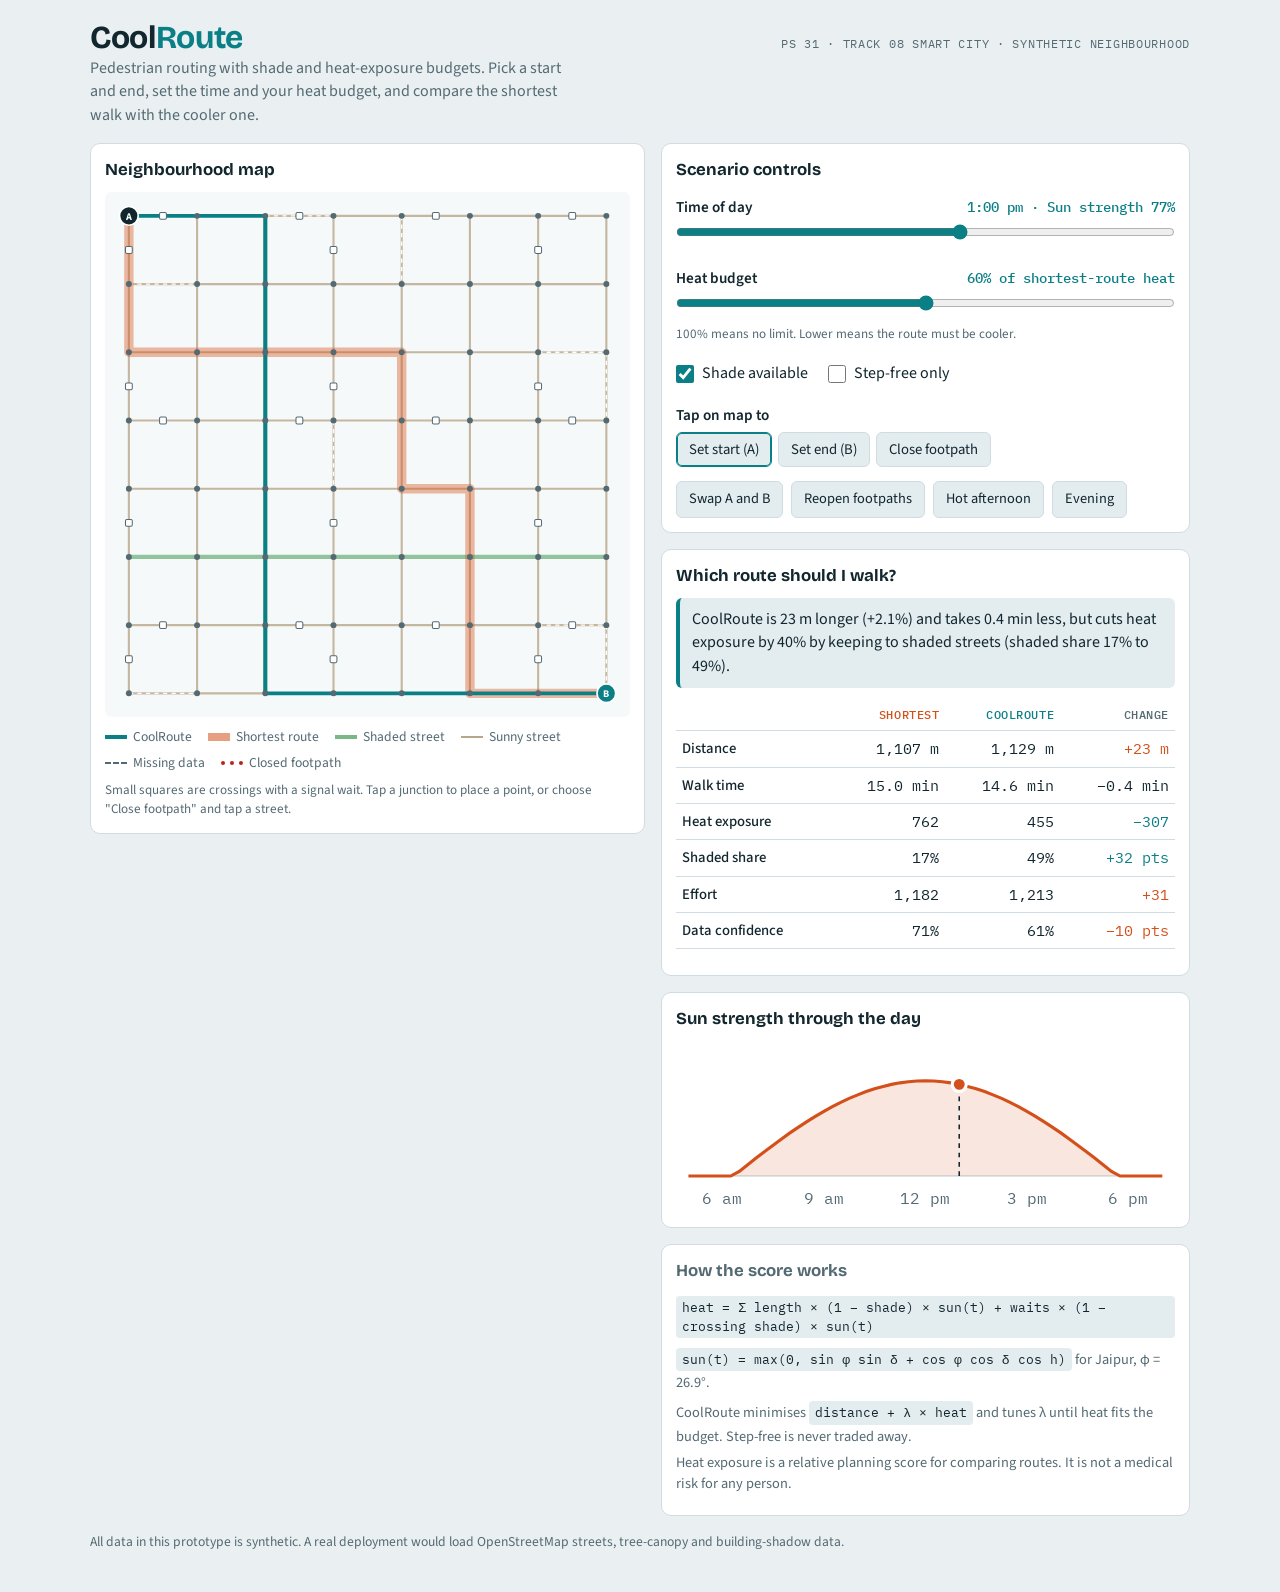
<file: CoolRoute (1).html>
<!doctype html><html><head><meta charset=utf8><meta name=viewport content="width=device-width,initial-scale=1,viewport-fit=cover"><style>:root{color-scheme:light;box-sizing:border-box;padding-top:env(safe-area-inset-top,0px);padding-bottom:env(safe-area-inset-bottom,0px)}html{scroll-padding-top:env(safe-area-inset-top,0px)}body{margin:0;padding:0;font:14px -apple-system,BlinkMacSystemFont,sans-serif;background:#fff;color:#000}img{max-width:100%}[hidden]:not([hidden=until-found i]){display:none!important}</style></head><body>
<title>CoolRoute</title>
<meta name="claude:viewport-fit-sides" content="cover">
<link rel="stylesheet" href="https://fonts.googleapis.com/css2?family=Bricolage+Grotesque:opsz,wght@12..96,600;12..96,700&family=IBM+Plex+Mono:wght@400;500&family=Source+Sans+3:wght@400;500;600&display=swap">
<style>
/* Layout: map on the left, controls + results on the right; stacks on phones.
   Palette: slate ground, teal = CoolRoute, orange = shortest route, green = tree shade. */
:root {
  --bg: #eaf0f2; --surface: #ffffff; --fg: #12262e; --muted: #546a73; --line: #d0dce1;
  --cool: #0b7f86; --heat: #d4501a; --tree: #3f9a52; --sunny: #b9a58a; --bad: #b4261b; --warn: #8a5a00;
  --map: #f6f9fa; --soft: #e3edf0;
  --f-display: "Bricolage Grotesque", "Segoe UI", sans-serif;
  --f-body: "Source Sans 3", "Segoe UI", sans-serif;
  --f-mono: "IBM Plex Mono", ui-monospace, monospace;
}
@media (prefers-color-scheme: dark) { :root:not([data-theme="light"]) {
  --bg: #0e191e; --surface: #162329; --fg: #e3eef1; --muted: #92a7af; --line: #2a3b42;
  --cool: #3cc4c9; --heat: #ff8a54; --tree: #6fbf7c; --sunny: #7b6e5c; --bad: #ff8a7d; --warn: #e8b64f;
  --map: #101d23; --soft: #1d2f36; color-scheme: dark; } }
:root[data-theme="dark"] {
  --bg: #0e191e; --surface: #162329; --fg: #e3eef1; --muted: #92a7af; --line: #2a3b42;
  --cool: #3cc4c9; --heat: #ff8a54; --tree: #6fbf7c; --sunny: #7b6e5c; --bad: #ff8a7d; --warn: #e8b64f;
  --map: #101d23; --soft: #1d2f36; color-scheme: dark; }

* { box-sizing: border-box; }
body { background: var(--bg); color: var(--fg); font-family: var(--f-body); font-size: 16px; line-height: 1.45;
  padding-block: 20px 40px; padding-left: max(16px, env(safe-area-inset-left, 0px)); padding-right: max(16px, env(safe-area-inset-right, 0px)); }
.wrap { max-width: 1100px; margin: 0 auto; }
header { display: flex; flex-wrap: wrap; gap: 4px 16px; align-items: baseline; justify-content: space-between; margin-bottom: 16px; }
h1 { font-family: var(--f-display); font-size: 2rem; line-height: 1.1; margin: 0; letter-spacing: -0.01em; }
h1 span { color: var(--cool); }
.sub { color: var(--muted); margin: 2px 0 0; max-width: 60ch; }
.tag { font-family: var(--f-mono); font-size: 0.75rem; color: var(--muted); text-transform: uppercase; letter-spacing: 0.06em; }
h2 { font-family: var(--f-display); font-size: 1.05rem; margin: 0 0 10px; }
.grid { display: grid; grid-template-columns: minmax(0, 1.05fr) minmax(0, 1fr); gap: 16px; align-items: start; }
@media (max-width: 820px) { .grid { grid-template-columns: minmax(0, 1fr); } }
.card { background: var(--surface); border: 1px solid var(--line); border-radius: 10px; padding: 14px; min-width: 0; }
.stack { display: flex; flex-direction: column; gap: 16px; min-width: 0; }

/* map */
#map { width: 100%; height: auto; display: block; background: var(--map); border-radius: 6px; touch-action: manipulation; }
.edge { stroke-linecap: round; fill: none; }
.e-shade { stroke: var(--tree); stroke-width: 5; opacity: 0.55; }
.e-sun { stroke: var(--sunny); stroke-width: 2.5; opacity: 0.8; }
.e-closed { stroke: var(--bad); stroke-width: 3; stroke-dasharray: 2 5; opacity: 1; }
.e-steps { stroke: var(--muted); stroke-width: 2; stroke-dasharray: 1 3; opacity: 0.6; }
.missing { stroke: var(--surface); stroke-width: 1.6; stroke-dasharray: 5 5; fill: none; }
.cross { fill: var(--surface); stroke: var(--muted); stroke-width: 1.2; }
.node { fill: var(--muted); }
.hit { fill: transparent; stroke: transparent; stroke-width: 18; cursor: pointer; }
.route-base { fill: none; stroke: var(--heat); stroke-width: 11; stroke-linecap: round; stroke-linejoin: round; opacity: 0.4; }
.route-cool { fill: none; stroke: var(--cool); stroke-width: 4.5; stroke-linecap: round; stroke-linejoin: round; }
.pin circle { stroke: var(--surface); stroke-width: 2; }
.pin text { fill: #fff; font: 700 12px var(--f-body); }
.pin-a circle { fill: var(--fg); }
.pin-a text { fill: var(--surface); }
.pin-b circle { fill: var(--cool); }
.legend { display: flex; flex-wrap: wrap; gap: 6px 16px; margin: 10px 0 0; padding: 0; list-style: none; font-size: 0.85rem; color: var(--muted); }
.legend li { display: flex; align-items: center; gap: 6px; }
.sw { display: inline-block; width: 22px; height: 0; border-top: 4px solid; }
.sw.cool { border-color: var(--cool); } .sw.heat { border-color: var(--heat); opacity: 0.55; border-top-width: 8px; }
.sw.tree { border-color: var(--tree); opacity: 0.7; } .sw.sunny { border-color: var(--sunny); border-top-width: 2px; }
.sw.closed { border-color: var(--bad); border-top-style: dotted; } .sw.dash { border-color: var(--muted); border-top-style: dashed; border-top-width: 2px; }

/* controls */
.ctl { display: grid; gap: 14px; }
.ctl label.row, .ctl .row { display: flex; justify-content: space-between; align-items: baseline; gap: 8px; font-weight: 600; font-size: 0.95rem; }
.ctl .val { font-family: var(--f-mono); font-weight: 500; font-size: 0.85rem; color: var(--cool); text-align: right; }
input[type=range] { width: 100%; accent-color: var(--cool); height: 28px; margin: 0; }
.hint { color: var(--muted); font-size: 0.82rem; margin: 0; }
.checks { display: flex; flex-wrap: wrap; gap: 8px 20px; }
.checks label { display: flex; align-items: center; gap: 8px; min-height: 32px; cursor: pointer; }
input[type=checkbox], input[type=radio] { accent-color: var(--cool); width: 18px; height: 18px; margin: 0; }
.seg { display: flex; flex-wrap: wrap; gap: 6px; }
.seg label { display: flex; align-items: center; gap: 6px; padding: 6px 12px; border: 1px solid var(--line); border-radius: 6px; cursor: pointer; font-size: 0.92rem; background: var(--soft); }
.seg label:has(input:checked) { border-color: var(--cool); box-shadow: inset 0 0 0 1px var(--cool); }
.seg input { position: absolute; opacity: 0; pointer-events: none; }
.btns { display: flex; flex-wrap: wrap; gap: 8px; }
button { font: inherit; font-size: 0.9rem; padding: 7px 12px; border-radius: 6px; border: 1px solid var(--line); background: var(--soft); color: var(--fg); cursor: pointer; }
button:hover { border-color: var(--cool); }
:focus-visible { outline: 2px solid var(--cool); outline-offset: 2px; }

/* results */
.verdict { margin: 0 0 12px; padding: 10px 12px; background: var(--soft); border-radius: 6px; border-left: 4px solid var(--cool); font-size: 1rem; }
.verdict.bad { border-left-color: var(--bad); }
.tbl { overflow-x: auto; }
table { width: 100%; border-collapse: collapse; font-size: 0.92rem; }
th, td { padding: 7px 6px; border-bottom: 1px solid var(--line); text-align: right; white-space: nowrap; }
th:first-child, thead th:first-child { text-align: left; font-weight: 500; }
thead th { font-family: var(--f-mono); font-size: 0.72rem; text-transform: uppercase; letter-spacing: 0.05em; color: var(--muted); font-weight: 500; }
tbody td { font-family: var(--f-mono); font-variant-numeric: tabular-nums; }
.c-heat { color: var(--heat); } .c-cool { color: var(--cool); }
.delta.good { color: var(--cool); } .delta.bad { color: var(--heat); }
.warns { list-style: none; margin: 12px 0 0; padding: 0; display: grid; gap: 6px; }
.warns li { padding: 8px 10px; border-radius: 6px; font-size: 0.9rem; background: var(--soft); }
.warns .w-bad { border-left: 4px solid var(--bad); } .warns .w-warn { border-left: 4px solid var(--warn); } .warns .w-info { border-left: 4px solid var(--muted); }
#sunchart { width: 100%; height: auto; display: block; }
#sunchart .ax { stroke: var(--line); stroke-width: 1; }
#sunchart .sunline { fill: none; stroke: var(--heat); stroke-width: 2; }
#sunchart .sunfill { fill: var(--heat); opacity: 0.14; }
#sunchart .tick { fill: var(--muted); font: 10px var(--f-mono); }
#sunchart .mark { stroke: var(--fg); stroke-width: 1; stroke-dasharray: 3 3; }
#sunchart .markdot { fill: var(--heat); stroke: var(--surface); stroke-width: 2; }
.how { font-size: 0.9rem; color: var(--muted); }
.how code { font-family: var(--f-mono); font-size: 0.82rem; color: var(--fg); background: var(--soft); padding: 2px 6px; border-radius: 4px; display: inline-block; margin: 2px 0; }
.how p { margin: 6px 0; }
footer { margin-top: 16px; color: var(--muted); font-size: 0.85rem; }
</style>

<div class="wrap">
  <header>
    <div>
      <h1>Cool<span>Route</span></h1>
      <p class="sub">Pedestrian routing with shade and heat-exposure budgets. Pick a start and end, set the time and your heat budget, and compare the shortest walk with the cooler one.</p>
    </div>
    <div class="tag">PS 31 · Track 08 Smart City · Synthetic neighbourhood</div>
  </header>

  <div class="grid">
    <div class="card">
      <h2>Neighbourhood map</h2>
      <svg id="map" viewBox="-28 -28 616 616" role="img" aria-label="Street map with two walking routes between points A and B"></svg>
      <ul class="legend">
        <li><span class="sw cool"></span>CoolRoute</li>
        <li><span class="sw heat"></span>Shortest route</li>
        <li><span class="sw tree"></span>Shaded street</li>
        <li><span class="sw sunny"></span>Sunny street</li>
        <li><span class="sw dash"></span>Missing data</li>
        <li><span class="sw closed"></span>Closed footpath</li>
      </ul>
      <p class="hint" style="margin-top:8px">Small squares are crossings with a signal wait. Tap a junction to place a point, or choose "Close footpath" and tap a street.</p>
    </div>

    <div class="stack">
      <div class="card ctl">
        <h2 style="margin:0">Scenario controls</h2>
        <div>
          <div class="row"><label for="hour">Time of day</label><span class="val"><span id="hourlabel"></span> · <span id="sunlabel"></span></span></div>
          <input type="range" id="hour" min="5" max="19" step="0.25" value="13">
        </div>
        <div>
          <div class="row"><label for="budget">Heat budget</label><span class="val" id="budgetlabel"></span></div>
          <input type="range" id="budget" min="20" max="100" step="5" value="60">
          <p class="hint">100% means no limit. Lower means the route must be cooler.</p>
        </div>
        <div class="checks">
          <label><input type="checkbox" id="shade" checked> Shade available</label>
          <label><input type="checkbox" id="stepfree"> Step-free only</label>
        </div>
        <div>
          <div class="row" style="margin-bottom:6px"><span>Tap on map to</span></div>
          <div class="seg">
            <label><input type="radio" name="mode" value="start" checked> Set start (A)</label>
            <label><input type="radio" name="mode" value="end"> Set end (B)</label>
            <label><input type="radio" name="mode" value="close"> Close footpath</label>
          </div>
        </div>
        <div class="btns">
          <button id="swap" type="button">Swap A and B</button>
          <button id="reopen" type="button">Reopen footpaths</button>
          <button id="preset-noon" type="button">Hot afternoon</button>
          <button id="preset-eve" type="button">Evening</button>
        </div>
      </div>

      <div class="card">
        <h2>Which route should I walk?</h2>
        <p id="verdict" class="verdict"></p>
        <div id="results" class="tbl">
          <table>
            <thead><tr><th></th><th class="c-heat">Shortest</th><th class="c-cool">CoolRoute</th><th>Change</th></tr></thead>
            <tbody id="rows"></tbody>
          </table>
        </div>
        <ul id="warnings" class="warns"></ul>
      </div>

      <div class="card">
        <h2>Sun strength through the day</h2>
        <svg id="sunchart" viewBox="0 0 320 110" role="img" aria-label="Sun strength from 5 am to 7 pm with the chosen time marked"></svg>
      </div>

      <div class="card how">
        <h2>How the score works</h2>
        <p><code>heat = Σ length × (1 − shade) × sun(t) + waits × (1 − crossing shade) × sun(t)</code></p>
        <p><code>sun(t) = max(0, sin φ sin δ + cos φ cos δ cos h)</code> for Jaipur, φ = 26.9°.</p>
        <p>CoolRoute minimises <code>distance + λ × heat</code> and tunes λ until heat fits the budget. Step-free is never traded away.</p>
        <p>Heat exposure is a relative planning score for comparing routes. It is not a medical risk for any person.</p>
      </div>
    </div>
  </div>
  <footer>All data in this prototype is synthetic. A real deployment would load OpenStreetMap streets, tree-canopy and building-shadow data.</footer>
</div>

<script>
// CoolRoute core (JavaScript port of core.py). Same maths, same results.
const LAT = 26.9, WALK_SPEED = 1.3;

function sunFactor(hour, doy = 288) {
  const dec = (23.45 * Math.sin(((360 / 365) * (doy - 81) * Math.PI) / 180) * Math.PI) / 180;
  const lat = (LAT * Math.PI) / 180;
  const h = (15 * (hour - 12) * Math.PI) / 180;
  const s = Math.sin(lat) * Math.sin(dec) + Math.cos(lat) * Math.cos(dec) * Math.cos(h);
  return Math.max(0, s);
}

function edgeMetrics(e, sun, shadeOn) {
  const shade = shadeOn ? e.shade : 0;
  const cshade = shadeOn ? e.crossing_shade : 0;
  const walkHeat = e.length * (1 - shade) * sun;
  const waitHeat = e.wait * WALK_SPEED * (1 - cshade) * sun;
  return {
    dist: e.length,
    heat: walkHeat + waitHeat,
    effort: e.length * (1 + 0.05 * e.slope),
    time: e.length / WALK_SPEED + e.wait,
  };
}

function makeAdj(g, sun, stepFreeOnly, shadeOn) {
  const adj = g.nodes.map(() => []);
  g.edges.forEach((e, k) => {
    if (e.closed) return;
    if (stepFreeOnly && !e.step_free) return; // hard constraint
    const m = edgeMetrics(e, sun, shadeOn);
    adj[e.a].push([e.b, k, m]);
    adj[e.b].push([e.a, k, m]);
  });
  return adj;
}

// minimise dist + lam * heat  (small graph: simple O(V^2) Dijkstra)
function dijkstra(adj, src, dst, lam) {
  const N = adj.length;
  const best = new Array(N).fill(Infinity);
  const done = new Array(N).fill(false);
  const prev = new Array(N).fill(null);
  best[src] = 0;
  for (let it = 0; it < N; it++) {
    let u = -1, bu = Infinity;
    for (let i = 0; i < N; i++) if (!done[i] && best[i] < bu) { bu = best[i]; u = i; }
    if (u < 0 || u === dst) break;
    done[u] = true;
    for (const [v, k, m] of adj[u]) {
      const nd = bu + m.dist + lam * m.heat;
      if (nd < best[v]) { best[v] = nd; prev[v] = [u, k]; }
    }
  }
  if (!isFinite(best[dst])) return null;
  const nodes = [dst], eds = [];
  while (nodes[nodes.length - 1] !== src) {
    const [u, k] = prev[nodes[nodes.length - 1]];
    eds.push(k); nodes.push(u);
  }
  return { nodes: nodes.reverse(), edges: eds.reverse() };
}

function summarise(g, edgeIds, sun, shadeOn) {
  const t = { dist: 0, heat: 0, effort: 0, time: 0, shadedLen: 0 };
  let missing = 0, conf = 0;
  for (const k of edgeIds) {
    const e = g.edges[k];
    const m = edgeMetrics(e, sun, shadeOn);
    t.dist += m.dist; t.heat += m.heat; t.effort += m.effort; t.time += m.time;
    t.shadedLen += e.length * (shadeOn ? e.shade : 0);
    if (e.confidence < 0.3) missing++;
    conf += e.confidence;
  }
  t.missing_edges = missing;
  t.n_edges = edgeIds.length;
  t.data_confidence = conf / Math.max(1, edgeIds.length);
  t.shaded_share = t.dist > 0 ? t.shadedLen / t.dist : 0;
  return t;
}

function plan(g, src, dst, hour, budgetPct = 60, stepFreeOnly = false, shadeOn = true) {
  const sun = sunFactor(hour);
  const adj = makeAdj(g, sun, stepFreeOnly, shadeOn);
  const base = dijkstra(adj, src, dst, 0);
  if (!base) return { error: "no_route", sun };
  const baseS = summarise(g, base.edges, sun, shadeOn);
  const budget = (baseS.heat * budgetPct) / 100;
  let lo = 0, hi = 50, best = base, bestS = baseS, feasible = baseS.heat <= budget;
  if (!feasible) {
    for (let i = 0; i < 40; i++) {
      const mid = (lo + hi) / 2;
      const r = dijkstra(adj, src, dst, mid);
      const s = summarise(g, r.edges, sun, shadeOn);
      if (s.heat <= budget) { best = r; bestS = s; feasible = true; hi = mid; } else lo = mid;
    }
    if (!feasible) {
      const r = dijkstra(adj, src, dst, hi);
      best = r; bestS = summarise(g, r.edges, sun, shadeOn);
    }
  }
  return {
    sun, budget, budget_met: bestS.heat <= budget + 1e-9,
    baseline: { nodes: base.nodes, edges: base.edges, m: baseS },
    cool: { nodes: best.nodes, edges: best.edges, m: bestS },
  };
}

if (typeof module !== "undefined") module.exports = { sunFactor, plan, edgeMetrics };

const GRAPH = {"n": 8, "spacing": 80, "nodes": [{"id": 0, "x": 0, "y": 0}, {"id": 1, "x": 80, "y": 0}, {"id": 2, "x": 160, "y": 0}, {"id": 3, "x": 240, "y": 0}, {"id": 4, "x": 320, "y": 0}, {"id": 5, "x": 400, "y": 0}, {"id": 6, "x": 480, "y": 0}, {"id": 7, "x": 560, "y": 0}, {"id": 8, "x": 0, "y": 80}, {"id": 9, "x": 80, "y": 80}, {"id": 10, "x": 160, "y": 80}, {"id": 11, "x": 240, "y": 80}, {"id": 12, "x": 320, "y": 80}, {"id": 13, "x": 400, "y": 80}, {"id": 14, "x": 480, "y": 80}, {"id": 15, "x": 560, "y": 80}, {"id": 16, "x": 0, "y": 160}, {"id": 17, "x": 80, "y": 160}, {"id": 18, "x": 160, "y": 160}, {"id": 19, "x": 240, "y": 160}, {"id": 20, "x": 320, "y": 160}, {"id": 21, "x": 400, "y": 160}, {"id": 22, "x": 480, "y": 160}, {"id": 23, "x": 560, "y": 160}, {"id": 24, "x": 0, "y": 240}, {"id": 25, "x": 80, "y": 240}, {"id": 26, "x": 160, "y": 240}, {"id": 27, "x": 240, "y": 240}, {"id": 28, "x": 320, "y": 240}, {"id": 29, "x": 400, "y": 240}, {"id": 30, "x": 480, "y": 240}, {"id": 31, "x": 560, "y": 240}, {"id": 32, "x": 0, "y": 320}, {"id": 33, "x": 80, "y": 320}, {"id": 34, "x": 160, "y": 320}, {"id": 35, "x": 240, "y": 320}, {"id": 36, "x": 320, "y": 320}, {"id": 37, "x": 400, "y": 320}, {"id": 38, "x": 480, "y": 320}, {"id": 39, "x": 560, "y": 320}, {"id": 40, "x": 0, "y": 400}, {"id": 41, "x": 80, "y": 400}, {"id": 42, "x": 160, "y": 400}, {"id": 43, "x": 240, "y": 400}, {"id": 44, "x": 320, "y": 400}, {"id": 45, "x": 400, "y": 400}, {"id": 46, "x": 480, "y": 400}, {"id": 47, "x": 560, "y": 400}, {"id": 48, "x": 0, "y": 480}, {"id": 49, "x": 80, "y": 480}, {"id": 50, "x": 160, "y": 480}, {"id": 51, "x": 240, "y": 480}, {"id": 52, "x": 320, "y": 480}, {"id": 53, "x": 400, "y": 480}, {"id": 54, "x": 480, "y": 480}, {"id": 55, "x": 560, "y": 480}, {"id": 56, "x": 0, "y": 560}, {"id": 57, "x": 80, "y": 560}, {"id": 58, "x": 160, "y": 560}, {"id": 59, "x": 240, "y": 560}, {"id": 60, "x": 320, "y": 560}, {"id": 61, "x": 400, "y": 560}, {"id": 62, "x": 480, "y": 560}, {"id": 63, "x": 560, "y": 560}], "edges": [{"a": 0, "b": 1, "length": 79.9, "shade": 0.05, "slope": 3, "step_free": false, "wait": 10, "crossing_shade": 0.18, "confidence": 0.39, "closed": false}, {"a": 0, "b": 8, "length": 76.4, "shade": 0.13, "slope": 0, "step_free": true, "wait": 50, "crossing_shade": 0.03, "confidence": 0.72, "closed": false}, {"a": 1, "b": 2, "length": 83.6, "shade": 0.17, "slope": 0, "step_free": true, "wait": 0, "crossing_shade": 0, "confidence": 0.61, "closed": false}, {"a": 1, "b": 9, "length": 76.6, "shade": 0.26, "slope": 0, "step_free": true, "wait": 0, "crossing_shade": 0, "confidence": 0.7, "closed": false}, {"a": 2, "b": 3, "length": 82.7, "shade": 0.2, "slope": 0, "step_free": true, "wait": 20, "crossing_shade": 0.19, "confidence": 0.01, "closed": false}, {"a": 2, "b": 10, "length": 78.5, "shade": 0.82, "slope": 1, "step_free": true, "wait": 0, "crossing_shade": 0, "confidence": 0.65, "closed": false}, {"a": 3, "b": 4, "length": 80.3, "shade": 0.07, "slope": 0, "step_free": true, "wait": 0, "crossing_shade": 0, "confidence": 0.51, "closed": false}, {"a": 3, "b": 11, "length": 82.3, "shade": 0.26, "slope": 3, "step_free": true, "wait": 10, "crossing_shade": 0.06, "confidence": 0.62, "closed": false}, {"a": 4, "b": 5, "length": 77.8, "shade": 0.15, "slope": 0, "step_free": true, "wait": 10, "crossing_shade": 0.38, "confidence": 0.72, "closed": false}, {"a": 4, "b": 12, "length": 79.8, "shade": 0.21, "slope": 2, "step_free": true, "wait": 0, "crossing_shade": 0, "confidence": 0.02, "closed": false}, {"a": 5, "b": 6, "length": 79.2, "shade": 0.21, "slope": 0, "step_free": false, "wait": 0, "crossing_shade": 0, "confidence": 0.81, "closed": false}, {"a": 5, "b": 13, "length": 87.9, "shade": 0.25, "slope": 0, "step_free": true, "wait": 0, "crossing_shade": 0, "confidence": 0.93, "closed": false}, {"a": 6, "b": 7, "length": 87.3, "shade": 0.11, "slope": 2, "step_free": false, "wait": 10, "crossing_shade": 0.11, "confidence": 0.54, "closed": false}, {"a": 6, "b": 14, "length": 80.8, "shade": 0.28, "slope": 1, "step_free": false, "wait": 50, "crossing_shade": 0.2, "confidence": 0.53, "closed": false}, {"a": 7, "b": 15, "length": 81.2, "shade": 0.17, "slope": 3, "step_free": true, "wait": 0, "crossing_shade": 0, "confidence": 0.58, "closed": false}, {"a": 8, "b": 9, "length": 87.5, "shade": 0.05, "slope": 0, "step_free": true, "wait": 0, "crossing_shade": 0, "confidence": 0.21, "closed": false}, {"a": 8, "b": 16, "length": 78.2, "shade": 0.08, "slope": 0, "step_free": true, "wait": 0, "crossing_shade": 0, "confidence": 0.59, "closed": false}, {"a": 9, "b": 10, "length": 87.4, "shade": 0.21, "slope": 2, "step_free": true, "wait": 0, "crossing_shade": 0, "confidence": 0.78, "closed": false}, {"a": 9, "b": 17, "length": 81.5, "shade": 0.26, "slope": 6, "step_free": true, "wait": 0, "crossing_shade": 0, "confidence": 0.71, "closed": false}, {"a": 10, "b": 11, "length": 80.7, "shade": 0.14, "slope": 1, "step_free": false, "wait": 0, "crossing_shade": 0, "confidence": 0.39, "closed": false}, {"a": 10, "b": 18, "length": 77.9, "shade": 0.74, "slope": 0, "step_free": false, "wait": 0, "crossing_shade": 0, "confidence": 0.72, "closed": false}, {"a": 11, "b": 12, "length": 87.4, "shade": 0.18, "slope": 0, "step_free": true, "wait": 0, "crossing_shade": 0, "confidence": 0.75, "closed": false}, {"a": 11, "b": 19, "length": 79.0, "shade": 0.1, "slope": 0, "step_free": true, "wait": 0, "crossing_shade": 0, "confidence": 0.42, "closed": false}, {"a": 12, "b": 13, "length": 87.7, "shade": 0.14, "slope": 0, "step_free": false, "wait": 0, "crossing_shade": 0, "confidence": 0.42, "closed": false}, {"a": 12, "b": 20, "length": 79.2, "shade": 0.25, "slope": 0, "step_free": true, "wait": 0, "crossing_shade": 0, "confidence": 0.48, "closed": false}, {"a": 13, "b": 14, "length": 80.3, "shade": 0.21, "slope": 0, "step_free": true, "wait": 0, "crossing_shade": 0, "confidence": 0.54, "closed": false}, {"a": 13, "b": 21, "length": 77.1, "shade": 0.25, "slope": 2, "step_free": true, "wait": 0, "crossing_shade": 0, "confidence": 0.46, "closed": false}, {"a": 14, "b": 15, "length": 82.4, "shade": 0.23, "slope": 0, "step_free": true, "wait": 0, "crossing_shade": 0, "confidence": 0.75, "closed": false}, {"a": 14, "b": 22, "length": 85.1, "shade": 0.06, "slope": 0, "step_free": true, "wait": 0, "crossing_shade": 0, "confidence": 0.83, "closed": false}, {"a": 15, "b": 23, "length": 82.2, "shade": 0.11, "slope": 0, "step_free": true, "wait": 0, "crossing_shade": 0, "confidence": 0.86, "closed": false}, {"a": 16, "b": 17, "length": 78.3, "shade": 0.18, "slope": 0, "step_free": true, "wait": 0, "crossing_shade": 0, "confidence": 0.96, "closed": false}, {"a": 16, "b": 24, "length": 87.5, "shade": 0.11, "slope": 0, "step_free": false, "wait": 50, "crossing_shade": 0.1, "confidence": 0.48, "closed": false}, {"a": 17, "b": 18, "length": 86.8, "shade": 0.25, "slope": 1, "step_free": true, "wait": 0, "crossing_shade": 0, "confidence": 0.57, "closed": false}, {"a": 17, "b": 25, "length": 86.0, "shade": 0.04, "slope": 1, "step_free": true, "wait": 0, "crossing_shade": 0, "confidence": 0.84, "closed": false}, {"a": 18, "b": 19, "length": 78.1, "shade": 0.24, "slope": 0, "step_free": false, "wait": 0, "crossing_shade": 0, "confidence": 0.97, "closed": false}, {"a": 18, "b": 26, "length": 81.6, "shade": 0.84, "slope": 0, "step_free": true, "wait": 0, "crossing_shade": 0, "confidence": 0.46, "closed": false}, {"a": 19, "b": 20, "length": 77.8, "shade": 0.27, "slope": 6, "step_free": true, "wait": 0, "crossing_shade": 0, "confidence": 0.75, "closed": false}, {"a": 19, "b": 27, "length": 81.7, "shade": 0.28, "slope": 0, "step_free": true, "wait": 20, "crossing_shade": 0.01, "confidence": 0.87, "closed": false}, {"a": 20, "b": 21, "length": 77.2, "shade": 0.22, "slope": 0, "step_free": true, "wait": 0, "crossing_shade": 0, "confidence": 0.92, "closed": false}, {"a": 20, "b": 28, "length": 78.5, "shade": 0.08, "slope": 0, "step_free": true, "wait": 0, "crossing_shade": 0, "confidence": 0.85, "closed": false}, {"a": 21, "b": 22, "length": 82.5, "shade": 0.25, "slope": 0, "step_free": true, "wait": 0, "crossing_shade": 0, "confidence": 0.58, "closed": false}, {"a": 21, "b": 29, "length": 83.0, "shade": 0.27, "slope": 1, "step_free": true, "wait": 0, "crossing_shade": 0, "confidence": 0.92, "closed": false}, {"a": 22, "b": 23, "length": 77.8, "shade": 0.15, "slope": 6, "step_free": true, "wait": 0, "crossing_shade": 0, "confidence": 0.2, "closed": false}, {"a": 22, "b": 30, "length": 78.1, "shade": 0.14, "slope": 3, "step_free": true, "wait": 10, "crossing_shade": 0.16, "confidence": 0.69, "closed": false}, {"a": 23, "b": 31, "length": 85.4, "shade": 0.03, "slope": 2, "step_free": false, "wait": 0, "crossing_shade": 0, "confidence": 0.02, "closed": false}, {"a": 24, "b": 25, "length": 81.4, "shade": 0.01, "slope": 0, "step_free": true, "wait": 20, "crossing_shade": 0.35, "confidence": 0.64, "closed": false}, {"a": 24, "b": 32, "length": 81.7, "shade": 0.28, "slope": 3, "step_free": true, "wait": 0, "crossing_shade": 0, "confidence": 0.92, "closed": false}, {"a": 25, "b": 26, "length": 87.1, "shade": 0.27, "slope": 0, "step_free": true, "wait": 0, "crossing_shade": 0, "confidence": 0.44, "closed": false}, {"a": 25, "b": 33, "length": 81.3, "shade": 0.02, "slope": 0, "step_free": true, "wait": 0, "crossing_shade": 0, "confidence": 0.49, "closed": false}, {"a": 26, "b": 27, "length": 77.5, "shade": 0.23, "slope": 3, "step_free": true, "wait": 35, "crossing_shade": 0.07, "confidence": 0.92, "closed": false}, {"a": 26, "b": 34, "length": 78.6, "shade": 0.89, "slope": 1, "step_free": true, "wait": 0, "crossing_shade": 0, "confidence": 0.46, "closed": false}, {"a": 27, "b": 28, "length": 78.7, "shade": 0.21, "slope": 2, "step_free": true, "wait": 0, "crossing_shade": 0, "confidence": 0.62, "closed": false}, {"a": 27, "b": 35, "length": 77.1, "shade": 0.11, "slope": 0, "step_free": true, "wait": 0, "crossing_shade": 0, "confidence": 0.08, "closed": false}, {"a": 28, "b": 29, "length": 83.5, "shade": 0.15, "slope": 0, "step_free": false, "wait": 20, "crossing_shade": 0.49, "confidence": 0.42, "closed": false}, {"a": 28, "b": 36, "length": 76.5, "shade": 0.23, "slope": 0, "step_free": true, "wait": 0, "crossing_shade": 0, "confidence": 0.88, "closed": false}, {"a": 29, "b": 30, "length": 84.1, "shade": 0.28, "slope": 1, "step_free": true, "wait": 0, "crossing_shade": 0, "confidence": 0.95, "closed": false}, {"a": 29, "b": 37, "length": 84.4, "shade": 0.03, "slope": 0, "step_free": true, "wait": 0, "crossing_shade": 0, "confidence": 0.47, "closed": false}, {"a": 30, "b": 31, "length": 79.2, "shade": 0.01, "slope": 0, "step_free": true, "wait": 10, "crossing_shade": 0.3, "confidence": 0.49, "closed": false}, {"a": 30, "b": 38, "length": 77.5, "shade": 0.0, "slope": 2, "step_free": true, "wait": 0, "crossing_shade": 0, "confidence": 0.95, "closed": false}, {"a": 31, "b": 39, "length": 76.5, "shade": 0.21, "slope": 0, "step_free": true, "wait": 0, "crossing_shade": 0, "confidence": 0.52, "closed": false}, {"a": 32, "b": 33, "length": 87.2, "shade": 0.19, "slope": 2, "step_free": true, "wait": 0, "crossing_shade": 0, "confidence": 0.54, "closed": false}, {"a": 32, "b": 40, "length": 78.1, "shade": 0.1, "slope": 0, "step_free": true, "wait": 10, "crossing_shade": 0.01, "confidence": 0.83, "closed": false}, {"a": 33, "b": 34, "length": 78.3, "shade": 0.14, "slope": 1, "step_free": false, "wait": 0, "crossing_shade": 0, "confidence": 0.88, "closed": false}, {"a": 33, "b": 41, "length": 81.9, "shade": 0.25, "slope": 1, "step_free": true, "wait": 0, "crossing_shade": 0, "confidence": 0.55, "closed": false}, {"a": 34, "b": 35, "length": 78.8, "shade": 0.06, "slope": 3, "step_free": true, "wait": 0, "crossing_shade": 0, "confidence": 0.44, "closed": false}, {"a": 34, "b": 42, "length": 87.8, "shade": 0.86, "slope": 0, "step_free": false, "wait": 0, "crossing_shade": 0, "confidence": 0.83, "closed": false}, {"a": 35, "b": 36, "length": 78.0, "shade": 0.03, "slope": 6, "step_free": true, "wait": 0, "crossing_shade": 0, "confidence": 0.68, "closed": false}, {"a": 35, "b": 43, "length": 83.2, "shade": 0.21, "slope": 0, "step_free": true, "wait": 20, "crossing_shade": 0.13, "confidence": 0.35, "closed": false}, {"a": 36, "b": 37, "length": 79.9, "shade": 0.3, "slope": 0, "step_free": true, "wait": 0, "crossing_shade": 0, "confidence": 0.98, "closed": false}, {"a": 36, "b": 44, "length": 80.3, "shade": 0.0, "slope": 1, "step_free": false, "wait": 0, "crossing_shade": 0, "confidence": 0.53, "closed": false}, {"a": 37, "b": 38, "length": 79.0, "shade": 0.23, "slope": 0, "step_free": true, "wait": 0, "crossing_shade": 0, "confidence": 0.41, "closed": false}, {"a": 37, "b": 45, "length": 76.5, "shade": 0.01, "slope": 0, "step_free": true, "wait": 0, "crossing_shade": 0, "confidence": 0.4, "closed": false}, {"a": 38, "b": 39, "length": 86.2, "shade": 0.05, "slope": 3, "step_free": true, "wait": 0, "crossing_shade": 0, "confidence": 0.74, "closed": false}, {"a": 38, "b": 46, "length": 84.6, "shade": 0.15, "slope": 0, "step_free": true, "wait": 20, "crossing_shade": 0.02, "confidence": 0.89, "closed": false}, {"a": 39, "b": 47, "length": 83.5, "shade": 0.22, "slope": 6, "step_free": true, "wait": 0, "crossing_shade": 0, "confidence": 0.94, "closed": false}, {"a": 40, "b": 41, "length": 82.8, "shade": 0.85, "slope": 0, "step_free": true, "wait": 0, "crossing_shade": 0, "confidence": 0.73, "closed": false}, {"a": 40, "b": 48, "length": 84.2, "shade": 0.21, "slope": 0, "step_free": false, "wait": 0, "crossing_shade": 0, "confidence": 0.38, "closed": false}, {"a": 41, "b": 42, "length": 87.5, "shade": 0.74, "slope": 1, "step_free": true, "wait": 0, "crossing_shade": 0, "confidence": 0.76, "closed": false}, {"a": 41, "b": 49, "length": 84.2, "shade": 0.15, "slope": 0, "step_free": true, "wait": 0, "crossing_shade": 0, "confidence": 0.4, "closed": false}, {"a": 42, "b": 43, "length": 86.8, "shade": 0.67, "slope": 2, "step_free": false, "wait": 0, "crossing_shade": 0, "confidence": 0.83, "closed": false}, {"a": 42, "b": 50, "length": 76.9, "shade": 0.72, "slope": 3, "step_free": true, "wait": 0, "crossing_shade": 0, "confidence": 0.5, "closed": false}, {"a": 43, "b": 44, "length": 81.5, "shade": 0.86, "slope": 0, "step_free": true, "wait": 0, "crossing_shade": 0, "confidence": 0.79, "closed": false}, {"a": 43, "b": 51, "length": 83.4, "shade": 0.19, "slope": 0, "step_free": true, "wait": 0, "crossing_shade": 0, "confidence": 0.57, "closed": false}, {"a": 44, "b": 45, "length": 84.3, "shade": 0.81, "slope": 0, "step_free": false, "wait": 0, "crossing_shade": 0, "confidence": 0.39, "closed": false}, {"a": 44, "b": 52, "length": 84.1, "shade": 0.21, "slope": 3, "step_free": true, "wait": 0, "crossing_shade": 0, "confidence": 0.81, "closed": false}, {"a": 45, "b": 46, "length": 81.6, "shade": 0.84, "slope": 2, "step_free": true, "wait": 0, "crossing_shade": 0, "confidence": 0.99, "closed": false}, {"a": 45, "b": 53, "length": 76.2, "shade": 0.14, "slope": 6, "step_free": true, "wait": 0, "crossing_shade": 0, "confidence": 1.0, "closed": false}, {"a": 46, "b": 47, "length": 80.6, "shade": 0.88, "slope": 0, "step_free": false, "wait": 0, "crossing_shade": 0, "confidence": 0.41, "closed": false}, {"a": 46, "b": 54, "length": 79.1, "shade": 0.11, "slope": 2, "step_free": true, "wait": 0, "crossing_shade": 0, "confidence": 0.68, "closed": false}, {"a": 47, "b": 55, "length": 84.4, "shade": 0.07, "slope": 1, "step_free": true, "wait": 0, "crossing_shade": 0, "confidence": 0.45, "closed": false}, {"a": 48, "b": 49, "length": 84.2, "shade": 0.12, "slope": 3, "step_free": true, "wait": 35, "crossing_shade": 0.19, "confidence": 0.43, "closed": false}, {"a": 48, "b": 56, "length": 79.9, "shade": 0.1, "slope": 1, "step_free": true, "wait": 20, "crossing_shade": 0.36, "confidence": 0.94, "closed": false}, {"a": 49, "b": 50, "length": 80.5, "shade": 0.12, "slope": 6, "step_free": true, "wait": 0, "crossing_shade": 0, "confidence": 0.58, "closed": false}, {"a": 49, "b": 57, "length": 79.3, "shade": 0.01, "slope": 0, "step_free": false, "wait": 0, "crossing_shade": 0, "confidence": 0.78, "closed": false}, {"a": 50, "b": 51, "length": 77.8, "shade": 0.29, "slope": 1, "step_free": true, "wait": 20, "crossing_shade": 0.39, "confidence": 0.86, "closed": false}, {"a": 50, "b": 58, "length": 76.3, "shade": 0.84, "slope": 1, "step_free": true, "wait": 0, "crossing_shade": 0, "confidence": 0.96, "closed": false}, {"a": 51, "b": 52, "length": 84.6, "shade": 0.01, "slope": 3, "step_free": true, "wait": 0, "crossing_shade": 0, "confidence": 0.75, "closed": false}, {"a": 51, "b": 59, "length": 86.4, "shade": 0.15, "slope": 2, "step_free": true, "wait": 50, "crossing_shade": 0.21, "confidence": 0.53, "closed": false}, {"a": 52, "b": 53, "length": 84.9, "shade": 0.2, "slope": 1, "step_free": true, "wait": 35, "crossing_shade": 0.24, "confidence": 0.78, "closed": false}, {"a": 52, "b": 60, "length": 83.7, "shade": 0.02, "slope": 2, "step_free": true, "wait": 0, "crossing_shade": 0, "confidence": 0.67, "closed": false}, {"a": 53, "b": 54, "length": 86.9, "shade": 0.3, "slope": 1, "step_free": true, "wait": 0, "crossing_shade": 0, "confidence": 0.71, "closed": false}, {"a": 53, "b": 61, "length": 78.1, "shade": 0.17, "slope": 0, "step_free": true, "wait": 0, "crossing_shade": 0, "confidence": 0.52, "closed": false}, {"a": 54, "b": 55, "length": 86.6, "shade": 0.22, "slope": 1, "step_free": true, "wait": 20, "crossing_shade": 0.19, "confidence": 0.07, "closed": false}, {"a": 54, "b": 62, "length": 87.6, "shade": 0.04, "slope": 2, "step_free": true, "wait": 20, "crossing_shade": 0.05, "confidence": 0.93, "closed": false}, {"a": 55, "b": 63, "length": 83.7, "shade": 0.13, "slope": 0, "step_free": true, "wait": 0, "crossing_shade": 0, "confidence": 0.01, "closed": false}, {"a": 56, "b": 57, "length": 84.5, "shade": 0.27, "slope": 1, "step_free": true, "wait": 0, "crossing_shade": 0, "confidence": 0.23, "closed": false}, {"a": 57, "b": 58, "length": 87.1, "shade": 0.16, "slope": 1, "step_free": true, "wait": 0, "crossing_shade": 0, "confidence": 0.51, "closed": false}, {"a": 58, "b": 59, "length": 77.9, "shade": 0.16, "slope": 3, "step_free": false, "wait": 0, "crossing_shade": 0, "confidence": 0.89, "closed": false}, {"a": 59, "b": 60, "length": 86.2, "shade": 0.27, "slope": 0, "step_free": true, "wait": 0, "crossing_shade": 0, "confidence": 0.38, "closed": false}, {"a": 60, "b": 61, "length": 78.8, "shade": 0.28, "slope": 3, "step_free": true, "wait": 0, "crossing_shade": 0, "confidence": 0.98, "closed": false}, {"a": 61, "b": 62, "length": 82.3, "shade": 0.13, "slope": 6, "step_free": false, "wait": 0, "crossing_shade": 0, "confidence": 0.4, "closed": false}, {"a": 62, "b": 63, "length": 83.0, "shade": 0.12, "slope": 0, "step_free": true, "wait": 0, "crossing_shade": 0, "confidence": 0.35, "closed": false}]};
(function () {
  const $ = (id) => document.getElementById(id);
  const NS = "http://www.w3.org/2000/svg";
  const G = GRAPH;
  const state = { start: 0, end: 63, hour: 13, budget: 60, stepFree: false, shade: true, mode: "start" };
  const SPAN = (G.n - 1) * G.spacing;

  function el(tag, attrs, parent) {
    const n = document.createElementNS(NS, tag);
    for (const k in attrs) n.setAttribute(k, attrs[k]);
    if (parent) parent.appendChild(n);
    return n;
  }

  // ------------------------------------------------------------ build map
  const svg = $("map");
  const gEdges = el("g", {}, svg), gMissing = el("g", {}, svg), gBase = el("g", {}, svg),
        gCool = el("g", {}, svg), gCross = el("g", {}, svg), gNodes = el("g", {}, svg),
        gHit = el("g", {}, svg), gLabels = el("g", {}, svg);
  const nodeXY = (i) => G.nodes[i];
  const edgeEls = [], hitEls = [];

  G.edges.forEach((e, k) => {
    const a = nodeXY(e.a), b = nodeXY(e.b);
    const l = el("line", { x1: a.x, y1: a.y, x2: b.x, y2: b.y, class: "edge" }, gEdges);
    edgeEls.push(l);
    if (e.confidence < 0.3) {
      el("line", { x1: a.x, y1: a.y, x2: b.x, y2: b.y, class: "missing" }, gMissing);
    }
    if (e.wait > 0) {
      el("rect", { x: (a.x + b.x) / 2 - 4, y: (a.y + b.y) / 2 - 4, width: 8, height: 8, rx: 1.5, class: "cross" }, gCross);
    }
    const h = el("line", { x1: a.x, y1: a.y, x2: b.x, y2: b.y, class: "hit" }, gHit);
    h.addEventListener("click", () => {
      if (state.mode === "close") { e.closed = !e.closed; render(); }
    });
    hitEls.push(h);
  });

  const nodeEls = G.nodes.map((nd, i) => {
    const c = el("circle", { cx: nd.x, cy: nd.y, r: 3.5, class: "node" }, gNodes);
    const h = el("circle", { cx: nd.x, cy: nd.y, r: 13, class: "hit" }, gHit);
    h.addEventListener("click", () => {
      if (state.mode === "start") { if (i !== state.end) state.start = i; setMode("end"); }
      else if (state.mode === "end") { if (i !== state.start) state.end = i; }
      render();
    });
    return c;
  });

  const pin = (cls) => {
    const g = el("g", { class: "pin " + cls }, gLabels);
    el("circle", { r: 11 }, g);
    const t = el("text", { "text-anchor": "middle", dy: "4.5" }, g);
    t.textContent = cls === "pin-a" ? "A" : "B";
    return g;
  };
  const pinA = pin("pin-a"), pinB = pin("pin-b");

  function pathD(nodes) {
    return nodes.map((n, i) => (i ? "L" : "M") + nodeXY(n).x + " " + nodeXY(n).y).join(" ");
  }

  // ---------------------------------------------------------------- UI
  function setMode(m) {
    state.mode = m;
    document.querySelectorAll('input[name="mode"]').forEach((r) => (r.checked = r.value === m));
  }
  function fmtTime(h) {
    const hh = Math.floor(h), mm = Math.round((h - hh) * 60);
    const ap = hh >= 12 ? "pm" : "am";
    const h12 = hh % 12 === 0 ? 12 : hh % 12;
    return h12 + ":" + String(mm).padStart(2, "0") + " " + ap;
  }
  const f0 = (x) => Math.round(x).toLocaleString("en-IN");
  const f1 = (x) => x.toFixed(1);
  const pct = (x) => Math.round(x * 100) + "%";
  const sign = (x) => (x > 0 ? "+" : x < 0 ? "−" : "");

  function bindControls() {
    $("hour").addEventListener("input", (e) => { state.hour = +e.target.value; render(); });
    $("budget").addEventListener("input", (e) => { state.budget = +e.target.value; render(); });
    $("stepfree").addEventListener("change", (e) => { state.stepFree = e.target.checked; render(); });
    $("shade").addEventListener("change", (e) => { state.shade = e.target.checked; render(); });
    document.querySelectorAll('input[name="mode"]').forEach((r) =>
      r.addEventListener("change", (e) => { state.mode = e.target.value; render(); }));
    $("reopen").addEventListener("click", () => { G.edges.forEach((e) => (e.closed = false)); render(); });
    $("swap").addEventListener("click", () => { const t = state.start; state.start = state.end; state.end = t; render(); });
    $("preset-noon").addEventListener("click", () => { state.hour = 13; state.budget = 60; $("hour").value = 13; $("budget").value = 60; render(); });
    $("preset-eve").addEventListener("click", () => { state.hour = 17.5; $("hour").value = 17.5; render(); });
  }

  // ------------------------------------------------------------- charts
  function drawSun() {
    const s = $("sunchart");
    s.innerHTML = "";
    const W = 320, H = 110, L = 8, R = 8, T = 10, B = 24;
    const x = (h) => L + ((h - 5) / 14) * (W - L - R);
    const y = (v) => T + (1 - v) * (H - T - B);
    el("line", { x1: L, y1: y(0), x2: W - R, y2: y(0), class: "ax" }, s);
    let d = "";
    for (let h = 5; h <= 19.001; h += 0.25) d += (d ? "L" : "M") + x(h).toFixed(1) + " " + y(sunFactor(h)).toFixed(1);
    const area = d + `L${x(19)} ${y(0)} L${x(5)} ${y(0)} Z`;
    el("path", { d: area, class: "sunfill" }, s);
    el("path", { d, class: "sunline" }, s);
    [6, 9, 12, 15, 18].forEach((h) => {
      const t = el("text", { x: x(h), y: H - 6, "text-anchor": "middle", class: "tick" }, s);
      t.textContent = h === 12 ? "12 pm" : h > 12 ? h - 12 + " pm" : h + " am";
    });
    const sv = sunFactor(state.hour);
    el("line", { x1: x(state.hour), y1: y(0), x2: x(state.hour), y2: y(sv), class: "mark" }, s);
    el("circle", { cx: x(state.hour), cy: y(sv), r: 4.5, class: "markdot" }, s);
  }

  // --------------------------------------------------------------- render
  function render() {
    $("hourlabel").textContent = fmtTime(state.hour);
    $("budgetlabel").textContent = state.budget + "% of shortest-route heat";
    const sunNow = sunFactor(state.hour);
    $("sunlabel").textContent = "Sun strength " + Math.round(sunNow * 100) + "%";

    G.edges.forEach((e, k) => {
      const shaded = state.shade && e.shade >= 0.5;
      let c = "edge " + (shaded ? "e-shade" : "e-sun");
      if (e.closed) c = "edge e-closed";
      else if (state.stepFree && !e.step_free) c = "edge e-steps";
      edgeEls[k].setAttribute("class", c);
    });
    pinA.setAttribute("transform", `translate(${nodeXY(state.start).x} ${nodeXY(state.start).y})`);
    pinB.setAttribute("transform", `translate(${nodeXY(state.end).x} ${nodeXY(state.end).y})`);

    gBase.innerHTML = ""; gCool.innerHTML = "";
    const out = $("results"), warn = $("warnings"), verdict = $("verdict");
    warn.innerHTML = "";
    const r = plan(G, state.start, state.end, state.hour, state.budget, state.stepFree, state.shade);

    if (r.error) {
      out.hidden = true;
      verdict.textContent = "No route found. The closed footpaths" + (state.stepFree ? " and the step-free rule" : "") +
        " leave no connection between A and B. Reopen a footpath or turn off step-free to continue.";
      verdict.className = "verdict bad";
      drawSun();
      return;
    }
    out.hidden = false;
    el("path", { d: pathD(r.baseline.nodes), class: "route-base" }, gBase);
    el("path", { d: pathD(r.cool.nodes), class: "route-cool" }, gCool);

    const B = r.baseline.m, C = r.cool.m;
    const rows = [
      ["Distance", f0(B.dist) + " m", f0(C.dist) + " m", C.dist - B.dist, " m", 0],
      ["Walk time", f1(B.time / 60) + " min", f1(C.time / 60) + " min", (C.time - B.time) / 60, " min", 1],
      ["Heat exposure", f0(B.heat), f0(C.heat), C.heat - B.heat, "", 0],
      ["Shaded share", pct(B.shaded_share), pct(C.shaded_share), (C.shaded_share - B.shaded_share) * 100, " pts", 0],
      ["Effort", f0(B.effort), f0(C.effort), C.effort - B.effort, "", 0],
      ["Data confidence", pct(B.data_confidence), pct(C.data_confidence), (C.data_confidence - B.data_confidence) * 100, " pts", 0],
    ];
    const tb = $("rows");
    tb.innerHTML = "";
    rows.forEach((row) => {
      const tr = document.createElement("tr");
      const dv = row[3];
      const good = row[0] === "Shaded share" || row[0] === "Data confidence" ? dv > 0.5 : dv < -0.5;
      const bad = row[0] === "Shaded share" || row[0] === "Data confidence" ? dv < -0.5 : dv > 0.5;
      const dtxt = Math.abs(dv) < 0.05 ? "0" : sign(dv) + (row[5] ? Math.abs(dv).toFixed(1) : Math.round(Math.abs(dv))) + row[4];
      [row[0], row[1], row[2]].forEach((t, i) => {
        const td = document.createElement(i ? "td" : "th");
        td.textContent = t; if (i === 0) td.scope = "row"; tr.appendChild(td);
      });
      const td = document.createElement("td");
      td.textContent = dtxt;
      td.className = "delta " + (good ? "good" : bad ? "bad" : "");
      tr.appendChild(td);
      tb.appendChild(tr);
    });

    // verdict in plain words
    const same = r.baseline.edges.join() === r.cool.edges.join();
    const heatCut = B.heat > 0 ? 1 - C.heat / B.heat : 0;
    const extra = C.dist / B.dist - 1;
    let text, cls = "verdict";
    if (sunNow === 0) {
      text = "There is no sun at this hour, so heat exposure is zero and both routes are the same.";
    } else if (same) {
      text = "The shortest route already fits your heat budget, so CoolRoute keeps it.";
    } else {
      text = `CoolRoute is ${f0(C.dist - B.dist)} m longer (${sign(extra)}${Math.abs(extra * 100).toFixed(1)}%) and takes ` +
        `${Math.abs((C.time - B.time) / 60).toFixed(1)} min ${C.time >= B.time ? "more" : "less"}, ` +
        `but cuts heat exposure by ${Math.round(heatCut * 100)}% by keeping to shaded streets` +
        `${B.shaded_share < C.shaded_share ? " (shaded share " + pct(B.shaded_share) + " to " + pct(C.shaded_share) + ")" : ""}.`;
    }
    verdict.textContent = text;
    verdict.className = cls;

    const addWarn = (t, kind) => {
      const li = document.createElement("li"); li.textContent = t; li.className = kind; warn.appendChild(li);
    };
    if (!r.budget_met) addWarn(`A ${state.budget}% budget cannot be met on this map. This is the coolest route available (${Math.round(heatCut * 100)}% lower heat). Raise the budget or move the points.`, "w-bad");
    if (extra > 0.2) addWarn("Large detour: the cooler route adds more than 20% distance. Consider a higher heat budget.", "w-warn");
    if (C.missing_edges > 0) addWarn(`${C.missing_edges} of ${C.n_edges} segments on the CoolRoute have missing shade data (dashed on the map). Their shade is estimated, so the heat value is approximate.`, "w-warn");
    if (B.missing_edges > 0 && !same) addWarn(`${B.missing_edges} segments on the shortest route have missing shade data.`, "w-info");
    if (state.stepFree) addWarn("Step-free is a hard rule: routes only use step-free segments, even if that makes them hotter.", "w-info");
    const closed = G.edges.filter((e) => e.closed).length;
    if (closed) addWarn(`${closed} closed footpath${closed > 1 ? "s" : ""} avoided.`, "w-info");

    drawSun();
  }

  bindControls();
  render();
})();

</script>

</body></html>
</file>
